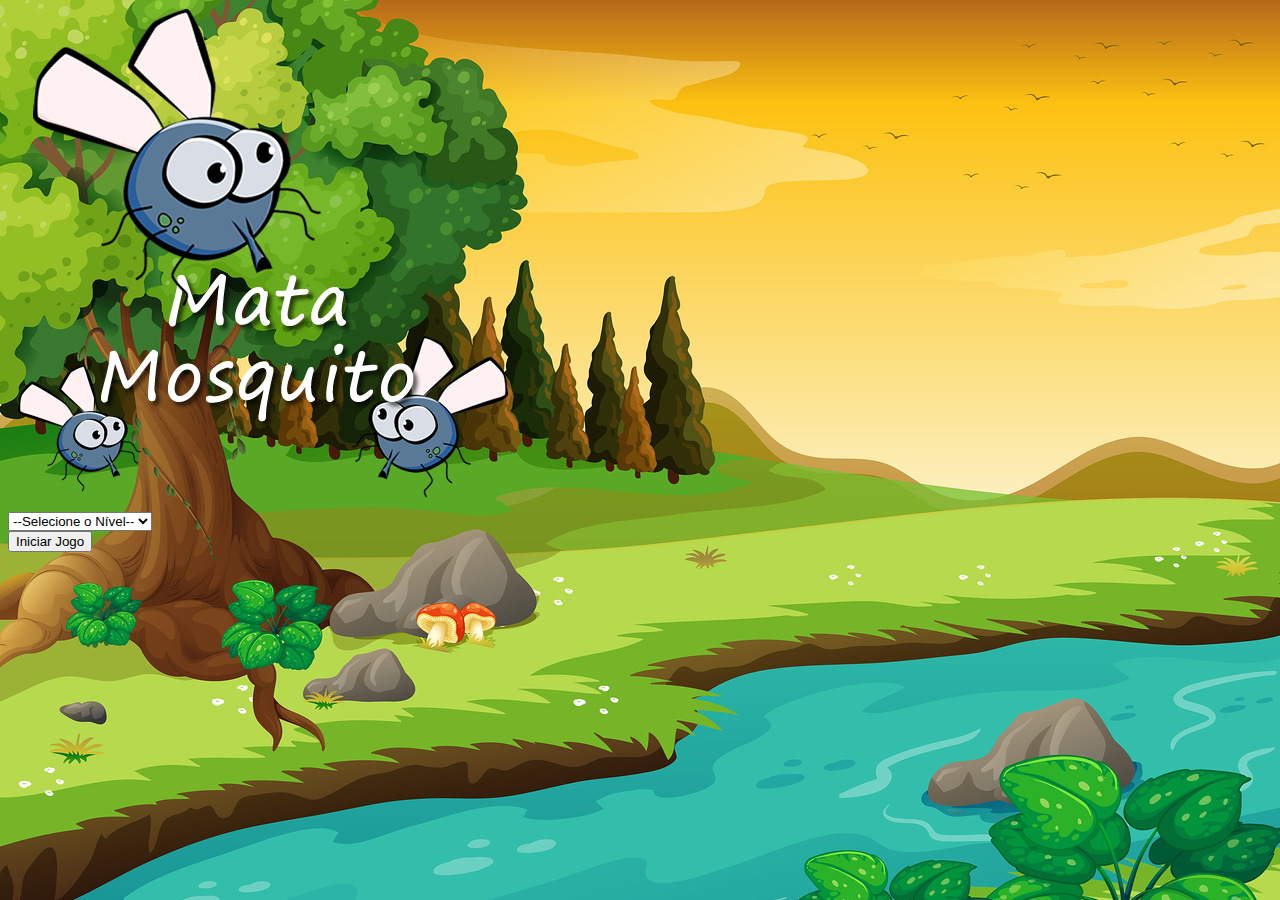
<file: index.html>
<!DOCTYPE html>
<html>
<head>
	<meta charset="utf-8">
	<meta name="viewport" content="width=device-width, initial-scale=1">
	<title></title>
	<link href="https://cdn.jsdelivr.net/npm/bootstrap@5.3.2/dist/css/bootstrap.min.css" rel="stylesheet" integrity="sha384-T3c6CoIi6uLrA9TneNEoa7RxnatzjcDSCmG1MXxSR1GAsXEV/Dwwykc2MPK8M2HN" crossorigin="anonymous">
	<link rel="stylesheet" type="text/css" href="estilo.css">
	<script>
		function iniciarjogo() {
			var nivel = (document.getElementById('nivel').value)

			if (nivel === '') {
				alert('Selecione o Nível para iniciar')
				return false
			} 

			window.location.href = 'app.html?' + nivel
		}
	</script>
</head>
<body>
	<div class="container">

		<div class="row">
			<div class="col">
				<div class="d-flex justify-content-center">
					<img src="imagens/game.png">
				</div>
			</div>
		</div>

		<div class="row">
			<div class="col">
				<div class="d-flex justify-content-center">
					<div class="mb-2">
						<select class="form-control" id="nivel">
							<option value="">--Selecione o Nível--</option>
							<option value="normal">Normal</option>
							<option value="dificil">Difícil</option>
							<option value="chucknorris">Chuck Norris</option>
						</select>
					</div>
				</div>
			</div>
		</div>

		<div class="row">
			<div class="col">
				<div class="d-flex justify-content-center">
					<button type="button" class="btn btn-danger btn-lg" onclick="iniciarjogo()">Iniciar Jogo</button>
				</div>
			</div>
		</div>

	</div>
</body>
</html>
</file>
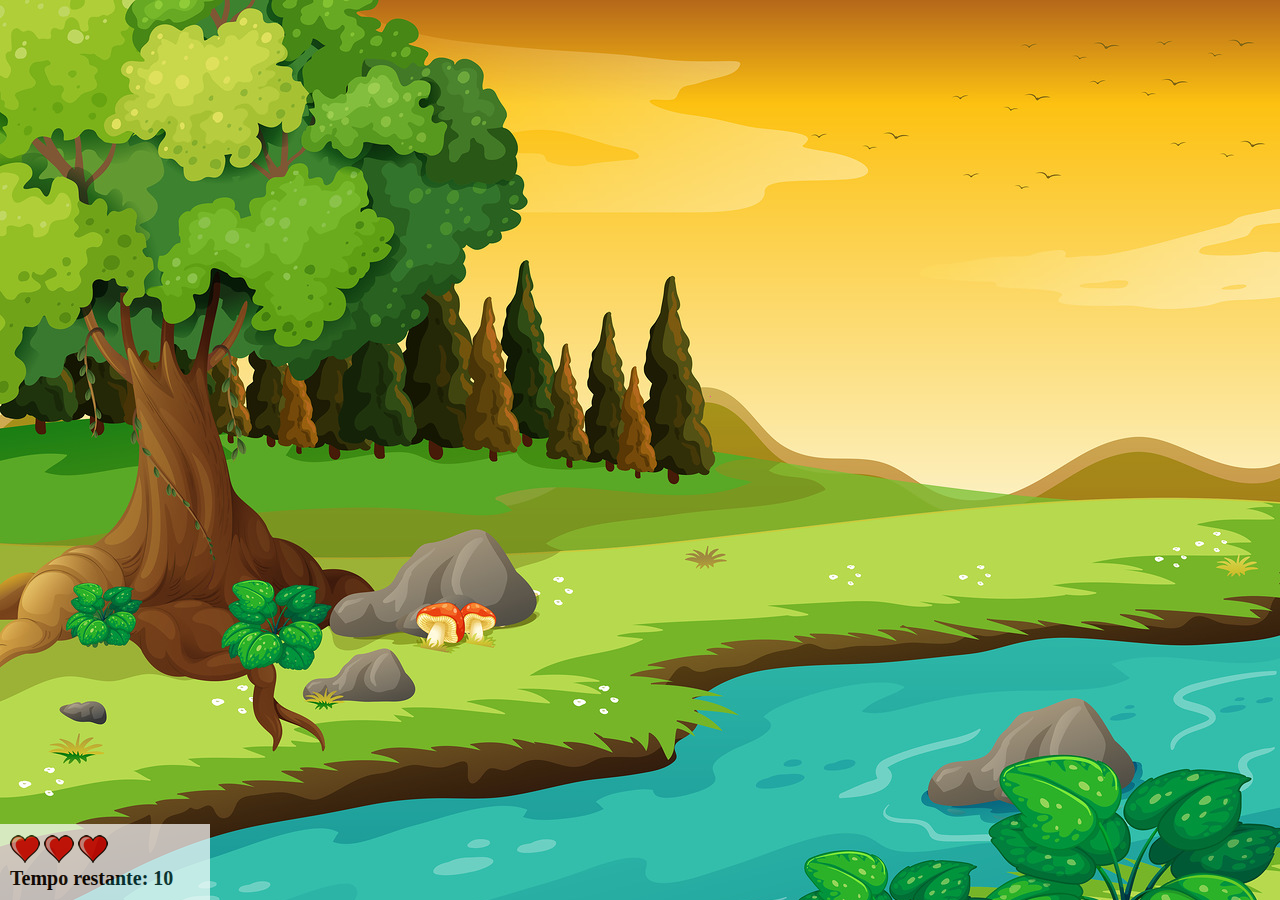
<file: app.html>
<!DOCTYPE html>
<html>
<head>
	<meta charset="utf-8">
	<meta name="viewport" content="width=device-width, initial-scale=1">
	<title></title>
	<script src="jogo.js"></script>
	<link rel="stylesheet" type="text/css" href="estilo.css">
</head>
<body onresize="ajustaTamanhoPalcoJogo()">
	<div class="painel">
		<div class="vidas">
			<img id="v1" src="imagens/coracao_cheio.png">
			<img id="v2" src="imagens/coracao_cheio.png">
			<img id="v3" src="imagens/coracao_cheio.png">
		</div>
		<div class="cronometro">Tempo restante: <span id="cronometro"></span></div>
	</div>

	<script>
		document.getElementById('cronometro').innerHTML = tempo

		var criaMosquito = setInterval(function() {
			posicaoRandomica()
		}, criaMosquitoTempo)
	</script>

</body>
</html>
</file>
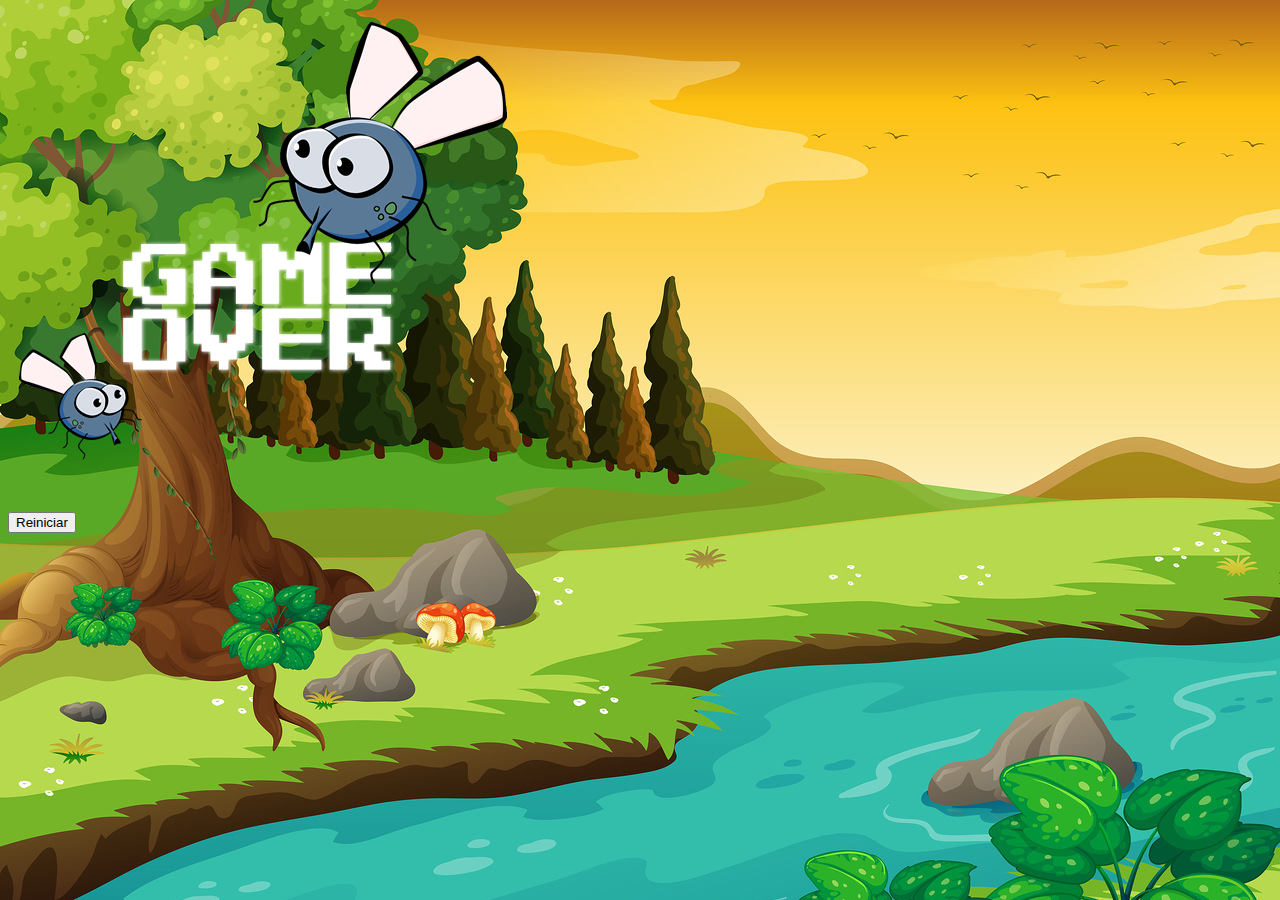
<file: fim_de_jogo.html>
<!DOCTYPE html>
<html>
<head>
	<meta charset="utf-8">
	<meta name="viewport" content="width=device-width, initial-scale=1">
	<title></title>
	<link href="https://cdn.jsdelivr.net/npm/bootstrap@5.3.2/dist/css/bootstrap.min.css" rel="stylesheet" integrity="sha384-T3c6CoIi6uLrA9TneNEoa7RxnatzjcDSCmG1MXxSR1GAsXEV/Dwwykc2MPK8M2HN" crossorigin="anonymous">
	<link rel="stylesheet" type="text/css" href="estilo.css">
</head>
<body>
	<div class="container">

		<div class="row">
			<div class="col">
				<div class="d-flex justify-content-center">
					<img src="imagens/game_over.png">
				</div>
			</div>
		</div>

		<div class="row">
			<div class="col">
				<div class="d-flex justify-content-center">
					<button type="button" class="btn btn-dark btn-lg" onclick="window.location.href = 'index.html'">Reiniciar</button>
				</div>
			</div>
		</div>

	</div>
</body>
</html>
</file>
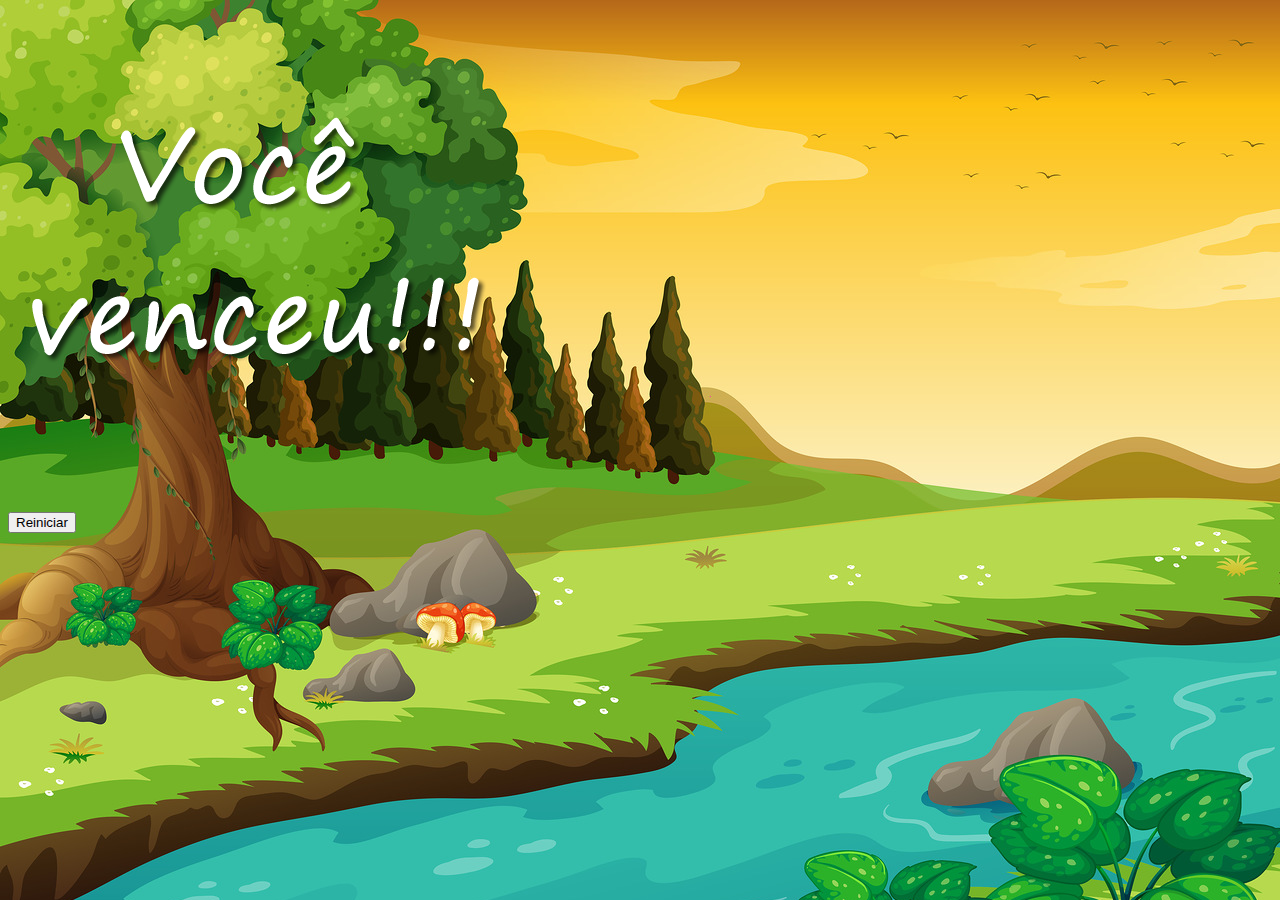
<file: vitoria.html>
<!DOCTYPE html>
<html>
<head>
	<meta charset="utf-8">
	<meta name="viewport" content="width=device-width, initial-scale=1">
	<title></title>
	<link href="https://cdn.jsdelivr.net/npm/bootstrap@5.3.2/dist/css/bootstrap.min.css" rel="stylesheet" integrity="sha384-T3c6CoIi6uLrA9TneNEoa7RxnatzjcDSCmG1MXxSR1GAsXEV/Dwwykc2MPK8M2HN" crossorigin="anonymous">
	<link rel="stylesheet" type="text/css" href="estilo.css">
</head>
<body>
	<div class="container">

		<div class="row">
			<div class="col">
				<div class="d-flex justify-content-center">
					<img src="imagens/vitoria.png">
				</div>
			</div>
		</div>

		<div class="row">
			<div class="col">
				<div class="d-flex justify-content-center">
					<button type="button" class="btn btn-dark btn-lg" onclick="window.location.href = 'index.html'">Reiniciar</button>
				</div>
			</div>
		</div>

	</div>
</body>
</html>
</file>
<file: estilo.css>
html {
	cursor: url(imagens/mata_mosquito.png) 30 30, auto;
}

body {
	background-image: url(imagens/bg.jpg);
	background-repeat: no-repeat;
	background-size: 100%;

}

.painel {
	position: absolute;
	width: 190px;
	padding: 10px;
	left: 0px;
	bottom: 0px;
	border-top: solid 1px #fff;
	background-color: #fff;
	opacity: 0.7;
}

.vidas {
	float: left;
}

.cronometro {
	float: left;
	font-size: 20px;
	font-weight: bold;
}

.mosquito1 {
	width: 50px;
	height: 50px;
}

.mosquito2 {
	width: 70px;
	height: 70px;
}

.mosquito3 {
	width: 90px;
	height: 90px;
}

.ladoA {
	
}

.ladoB {
	transform: scaleX(-1);
}
</file>
